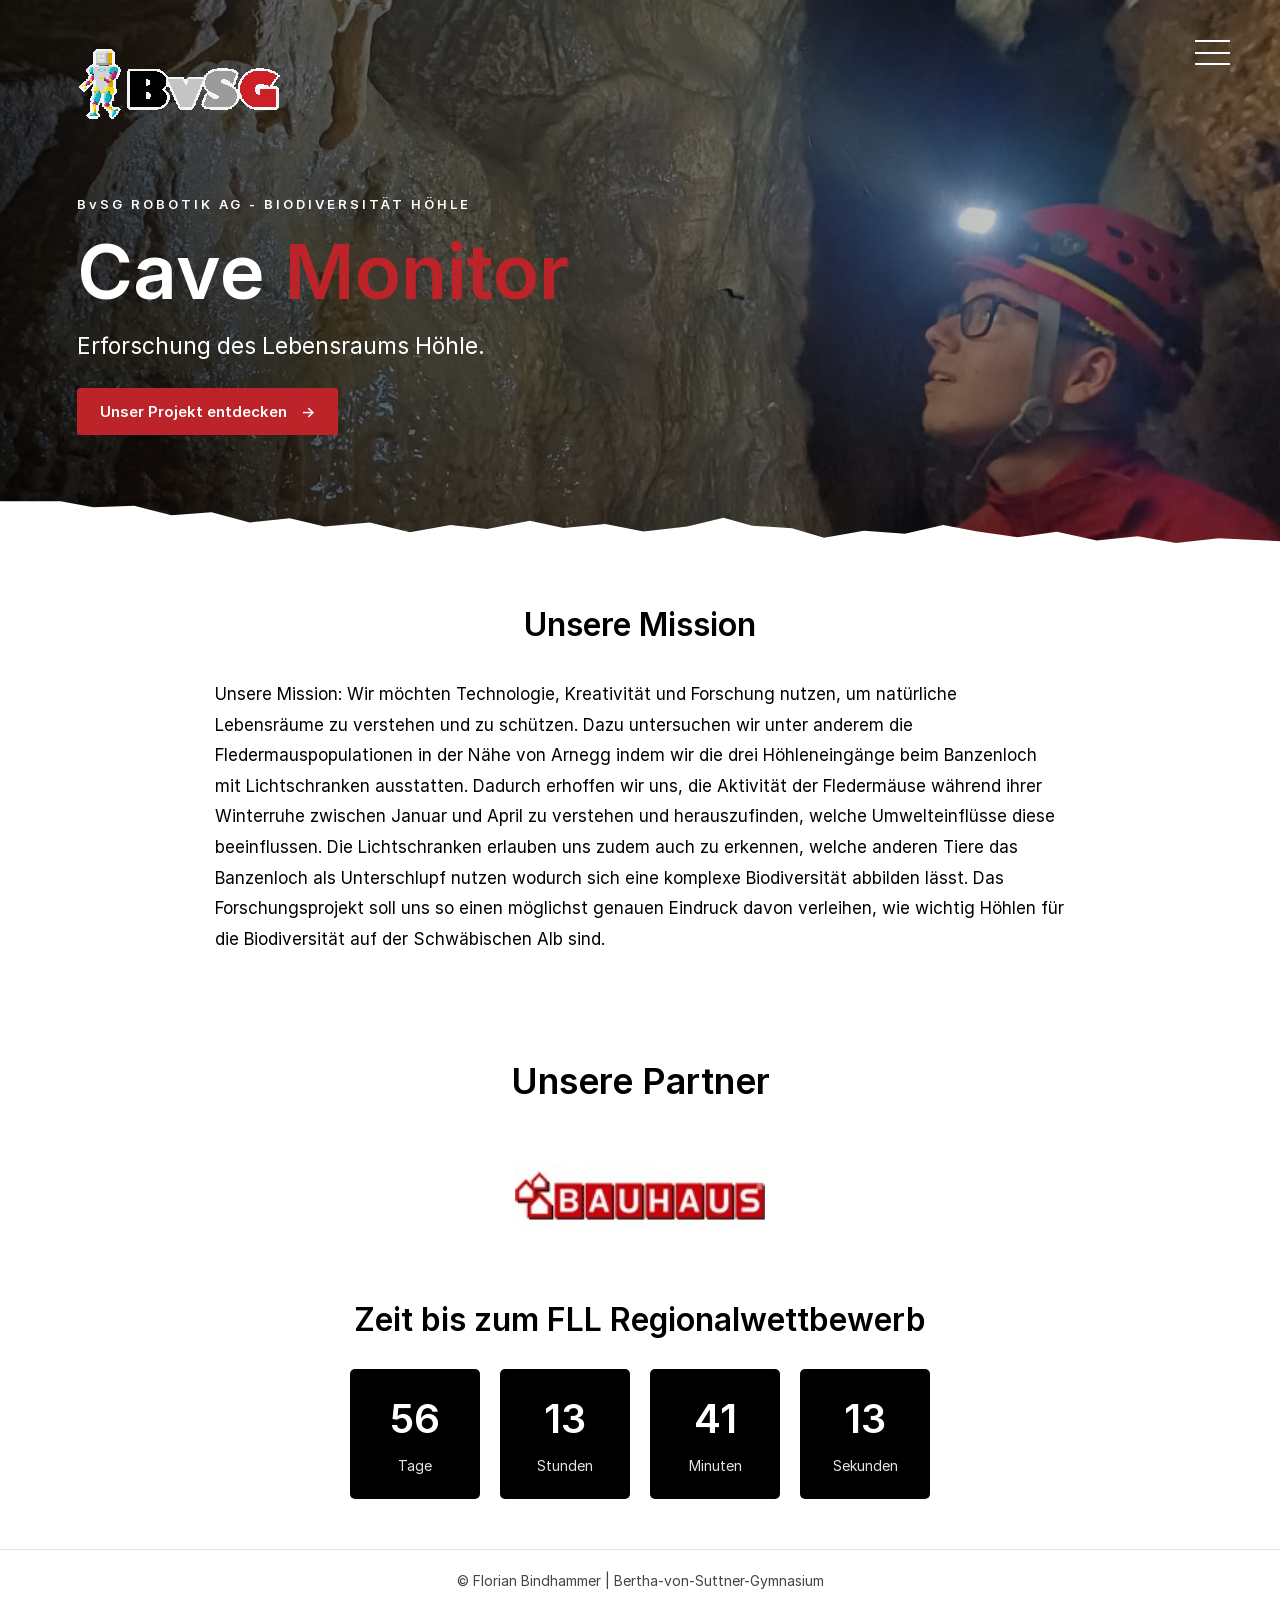
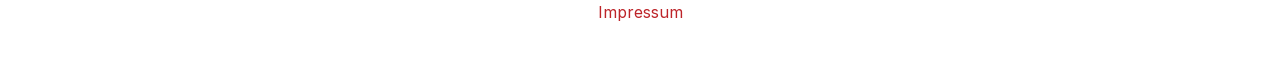
<file: FLL Website/index.html>
<!DOCTYPE html>
<html lang="de">
<head>
    <meta charset="UTF-8">
    <meta name="viewport" content="width=device-width, initial-scale=1.0">
    <title>Cave Monitor</title>
    <link rel="stylesheet" href="css/global.css">
    <link rel="stylesheet" href="css/style.css">
    
</head>
<body>
    
    <div class="menu-container">
        <button class="menu-button"
                onclick="toggleMenu()"
                aria-label="Menü öffnen"
                aria-expanded="false"
                id="menuButton">
            <span></span>
            <span></span>
            <span></span>
        </button>
        <nav class="dropdown-menu" id="dropdown">
            <a href="html/Expertenmeinungen.html">
                Expertenmeinungen
            </a>
            <a href="html/Unsere Sponsoren.html">
                Unsere Partner
            </a>
            <a href="html/Live Werte.html">
                Live Werte
            </a>
            <a href="html/Unser Projekt.html">
                Unser Projekt
            </a>
            <a href="html/Impressum.html">
                Impressum
            </a>
        </nav>
    </div>

    <header class="hero-header">
    <div class="hero-dark-overlay"></div>
    <a href="https://www.bvsg-nu.info/startseite/aktivitaeten/robotik/"
       target="_blank"
       class="image-button">
        <img src="png/FLLLogo.svg" alt="BvSG Robotik">
    </a>
    <div class="header-overlay">
        <p class="hero-label">BvSG ROBOTIK AG - BIODIVERSITÄT HÖHLE</p>
        <h1>Cave <span>Monitor</span></h1>
        <p class="hero-subtitle">
            Erforschung des Lebensraums Höhle.
        </p>
        <a href="#mission" class="hero-link">
            Unser Projekt entdecken <span>→</span>
        </a>
    </div>
    <img src="png/pol.svg" class="rock-edge" alt="">
    </header>

    <section class="mission" id="mission">
    <div class="mission-inner">
    <h2>Unsere Mission</h2>
    <p>
      Unsere Mission: Wir möchten Technologie, Kreativität und Forschung nutzen,
      um natürliche Lebensräume zu verstehen und zu schützen. Dazu untersuchen wir unter 
      anderem die Fledermauspopulationen in der Nähe von Arnegg indem wir die drei 
      Höhleneingänge beim Banzenloch mit Lichtschranken ausstatten. Dadurch erhoffen
      wir uns, die Aktivität der Fledermäuse während ihrer Winterruhe zwischen Januar
      und April zu verstehen und herauszufinden, welche Umwelteinflüsse diese
      beeinflussen. Die Lichtschranken erlauben uns zudem auch zu erkennen, welche
      anderen Tiere das Banzenloch als Unterschlupf nutzen wodurch sich eine komplexe Biodiversität
      abbilden lässt. Das Forschungsprojekt soll uns so einen möglichst genauen Eindruck davon verleihen, wie wichtig Höhlen
      für die Biodiversität auf der Schwäbischen Alb sind.
    </p>
    </div>
    </section>

    <section class="partners">
    <h2>Unsere Partner</h2>
    <div class="partner-container">
        <a href="https://www.bauhaus.info/fc/ulm/599"
           target="_blank"
           class="partner-link">
            <img src="png/Bauhaus.png" alt="Bauhaus Ulm">
        </a>
    </div>
    </section>  
    
    <div class="countdown-container">
        <h1>Zeit bis zum FLL Regionalwettbewerb</h1>
        <div id="countdown">
            <div class="time-box">
                <span id="days">00</span>
                <p>Tage</p>
            </div>
            <div class="time-box">
                <span id="hours">00</span>
                <p>Stunden</p>
            </div>
            <div class="time-box">
                <span id="minutes">00</span>
                <p>Minuten</p>
            </div>
            <div class="time-box">
                <span id="seconds">00</span>
                <p>Sekunden</p>
            </div>
        </div>
    </div>
    <footer class="site-footer">
    <p>© Florian Bindhammer | Bertha-von-Suttner-Gymnasium</p>
    <div class="footer-links">
        <a href="../html/Impressum.html">Impressum</a>
    </div>
    </footer>
    <script src="Js/scripttimer.js"></script>
    <script src="Js/scriptmenu.js"></script>
</body>
</html>
</file>
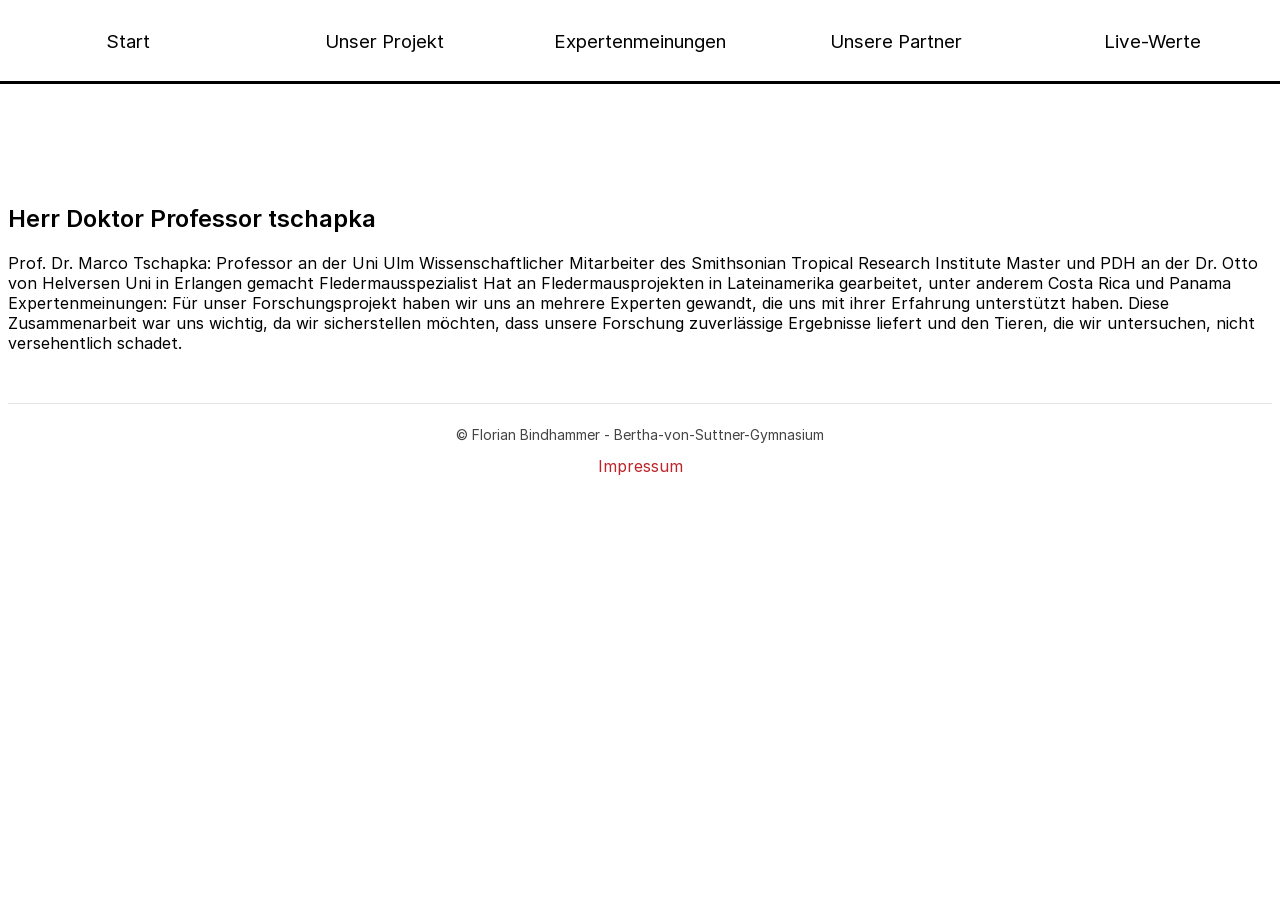
<file: FLL Website/html/Expertenmeinungen.html>
<!DOCTYPE html>
<html lang="en">
<head>
    <meta charset="UTF-8">
    <meta name="viewport" content="width=device-width, initial-scale=1.0">
    <title>Expertenmeinungen</title>
    <link rel="stylesheet" href="../css/global.css">
    <link rel="stylesheet" href="../css/foot.css">
    <link rel="stylesheet" href="../css/header.css">
</head>
<body>
<header class="subpage-header">
    <nav class="subpage-nav">
        <a href="../index.html">Start</a>
        <a href="../html/Unser Projekt.html">Unser Projekt</a>
        <a href="../html/Expertenmeinungen.html">Expertenmeinungen</a>
        <a href="../html/Unsere Sponsoren.html">Unsere Partner</a>
        <a href="../html/Live Werte.html">Live-Werte</a>
    </nav>
</header>
<br><br><br><br><br>


    <h2>Herr Doktor Professor tschapka</h2>
    <p>Prof. Dr. Marco Tschapka:
Professor an der Uni Ulm
Wissenschaftlicher Mitarbeiter des Smithsonian Tropical Research Institute
Master und PDH an der Dr. Otto von Helversen Uni in Erlangen gemacht
Fledermausspezialist
Hat an Fledermausprojekten in Lateinamerika gearbeitet, unter anderem Costa Rica und Panama
 
Expertenmeinungen:
Für unser Forschungsprojekt haben wir uns an mehrere Experten gewandt,
die uns mit ihrer Erfahrung unterstützt haben. Diese Zusammenarbeit war uns wichtig,
da wir sicherstellen möchten, dass unsere Forschung zuverlässige Ergebnisse liefert
und den Tieren, die wir untersuchen, nicht versehentlich schadet.</p>
    <footer class="site-footer">
    <p>© Florian Bindhammer - Bertha-von-Suttner-Gymnasium</p>
    <div class="footer-links">
        <a href="../html/Impressum.html">Impressum</a>
    </div>
    </footer>
</body>
</html>
</file>
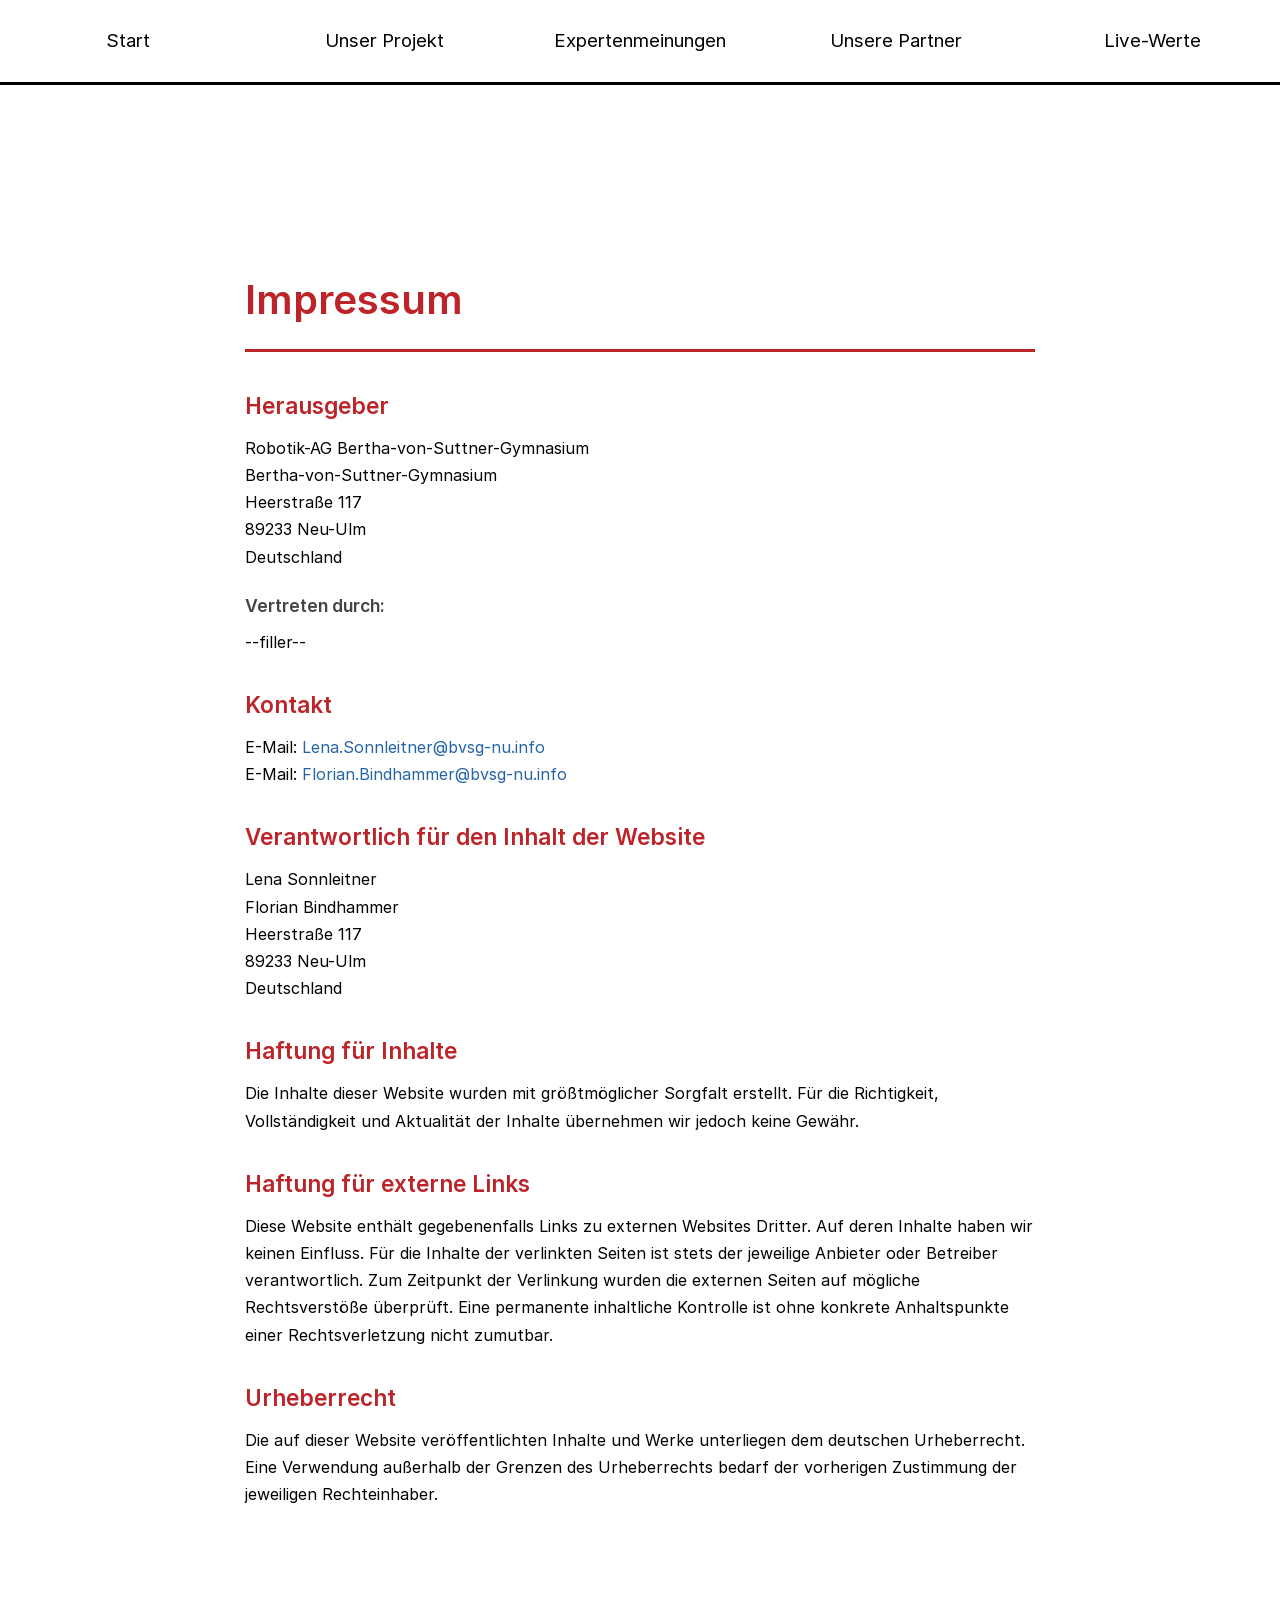
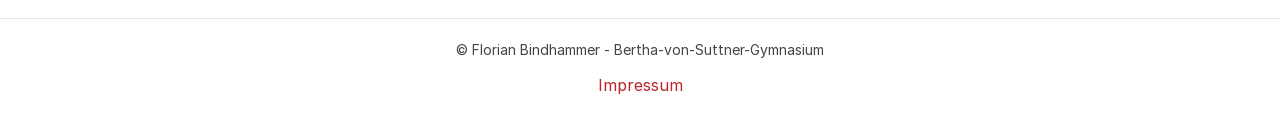
<file: FLL Website/html/Impressum.html>
<!DOCTYPE html>
<html lang="en">
<head>
    <meta charset="UTF-8">
    <meta name="viewport" content="width=device-width, initial-scale=1.0">
    <title>Impressum</title>
    <link rel="stylesheet" href="../css/global.css">
    <link rel="stylesheet" href="../css/impressum.css">
    <link rel="stylesheet" href="../css/foot.css">
</head>
<body>
  <header class="subpage-header">
    <nav class="subpage-nav">
        <a href="../index.html">Start</a>
        <a href="../html/Unser Projekt.html">Unser Projekt</a>
        <a href="../html/Expertenmeinungen.html">Expertenmeinungen</a>
        <a href="../html/Unsere Sponsoren.html">Unsere Partner</a>
        <a href="../html/Live Werte.html">Live-Werte</a>
    </nav>
</header>
<br><br><br><br><br>
    <section class="impressum">
  <h1>Impressum</h1>
  <h2>Herausgeber</h2>
  <p>
    Robotik-AG Bertha-von-Suttner-Gymnasium<br>
    Bertha-von-Suttner-Gymnasium<br>
    Heerstraße 117<br>
    89233 Neu-Ulm<br>
    Deutschland
  </p>
  <h3>Vertreten durch:</h3>
  <p>--filler--</p>
  <h2>Kontakt</h2>
  <p>
    E-Mail: <a href="mailto:Lena.Sonnleitner@bvsg-nu.info">Lena.Sonnleitner@bvsg-nu.info</a><br>
    E-Mail: <a href="mailto:Florian.Bindhammer@bvsg-nu.info">Florian.Bindhammer@bvsg-nu.info</a>
  </p>
  <h2>Verantwortlich für den Inhalt der Website</h2>
  <p>
    Lena Sonnleitner<br>
    Florian Bindhammer<br>
    Heerstraße 117<br>
    89233 Neu-Ulm<br>
    Deutschland
  </p>
  <h2>Haftung für Inhalte</h2>
  <p>
    Die Inhalte dieser Website wurden mit größtmöglicher Sorgfalt erstellt. Für die Richtigkeit, Vollständigkeit und Aktualität der Inhalte übernehmen wir jedoch keine Gewähr.
  </p>
  <h2>Haftung für externe Links</h2>
  <p>
    Diese Website enthält gegebenenfalls Links zu externen Websites Dritter. Auf deren Inhalte haben wir keinen Einfluss. Für die Inhalte der verlinkten Seiten ist stets der jeweilige Anbieter oder Betreiber verantwortlich.
    Zum Zeitpunkt der Verlinkung wurden die externen Seiten auf mögliche Rechtsverstöße überprüft. Eine permanente inhaltliche Kontrolle ist ohne konkrete Anhaltspunkte einer Rechtsverletzung nicht zumutbar.
  </p>
  <h2>Urheberrecht</h2>
  <p>
    Die auf dieser Website veröffentlichten Inhalte und Werke unterliegen dem deutschen Urheberrecht. Eine Verwendung außerhalb der Grenzen des Urheberrechts bedarf der vorherigen Zustimmung der jeweiligen Rechteinhaber.
  </p>
</section>
<footer class="site-footer">
    <p>© Florian Bindhammer - Bertha-von-Suttner-Gymnasium</p>
    <div class="footer-links">
        <a href="../html/Impressum.html">Impressum</a>
    </div>
</footer>
</body>
</html>
</file>
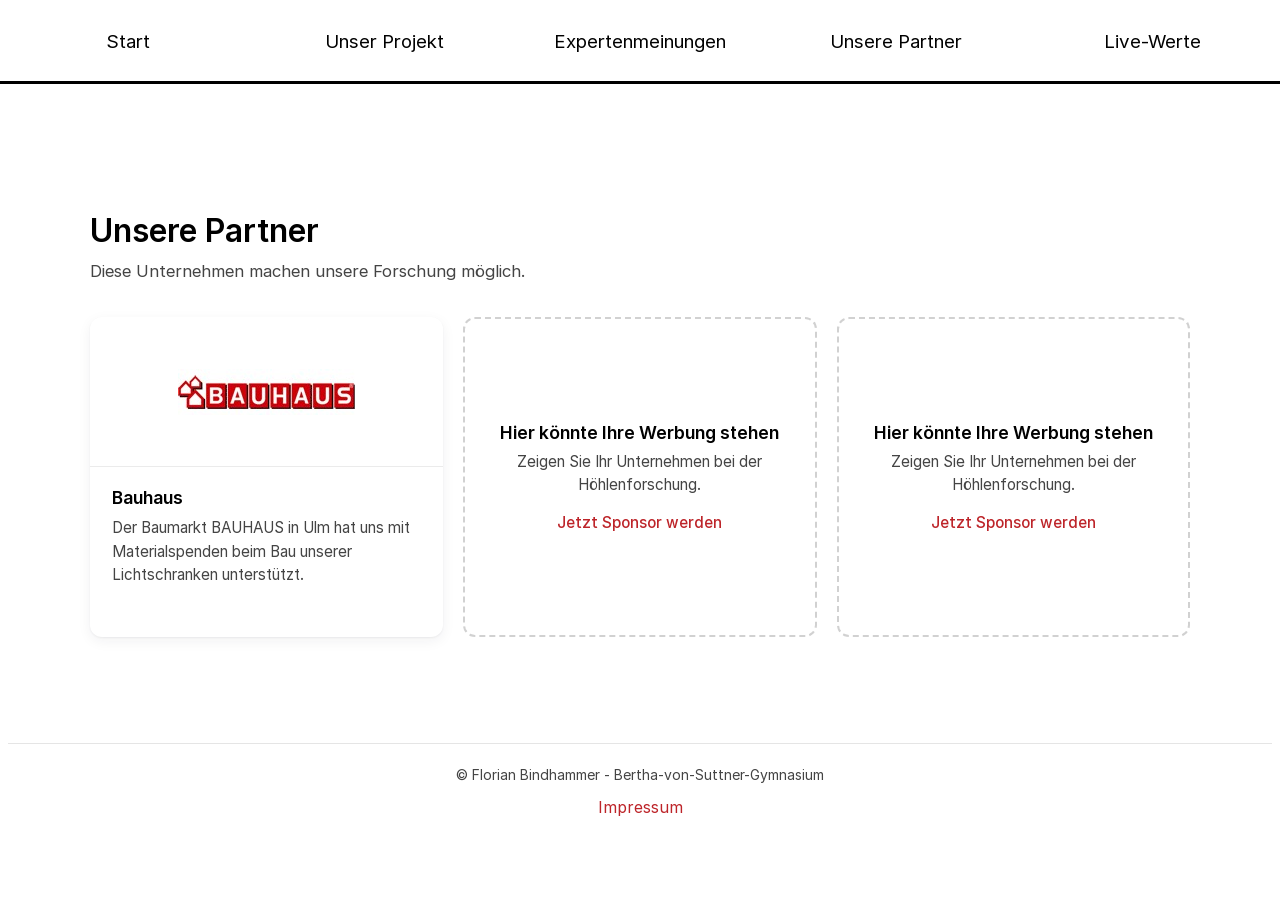
<file: FLL Website/html/Unsere Sponsoren.html>
<!DOCTYPE html>
<html lang="de">
<head>
    <meta charset="UTF-8">
    <meta name="viewport" content="width=device-width, initial-scale=1.0">
    <title>Unsere Partner</title>
    <link rel="stylesheet" href="../css/global.css">
    <link rel="stylesheet" href="../css/sponsoren.css">
    <link rel="stylesheet" href="../css/foot.css">
    <link rel="stylesheet" href="../css/header.css">
</head>
<body>  
  <header class="subpage-header">
    <nav class="subpage-nav">
        <a href="../index.html">Start</a>
        <a href="../html/Unser Projekt.html">Unser Projekt</a>
        <a href="../html/Expertenmeinungen.html">Expertenmeinungen</a>
        <a href="../html/Unsere Sponsoren.html">Unsere Partner</a>
        <a href="../html/Live Werte.html">Live-Werte</a>
    </nav>
</header>
<br><br><br><br>
    <section class="sp">
  <div class="sp-inner">
    <h2 class="sp-title" id="sp-titel">Unsere Partner</h2>
    <p class="sp-intro">Diese Unternehmen machen unsere Forschung möglich.</p>
 
    <div class="sp-grid">

      <a class="sp-card" href="https://www.bauhaus.info/fc/ulm/599" target="_blank" rel="noopener">
        <div class="sp-logo">
          <img src="../png/Bauhaus.png" alt="Bauhaus">
        </div>
        <div class="sp-card-body">
          <h3 class="sp-name">Bauhaus</h3>
          <p class="sp-desc">Der Baumarkt BAUHAUS in Ulm hat uns mit Materialspenden beim Bau unserer Lichtschranken unterstützt.</p>
          </ul>
        </div>
      </a>
      <a class="sp-ad" href="../html/Impressum.html">
        <h3 class="sp-ad-title">Hier könnte Ihre Werbung stehen</h3>
        <p class="sp-ad-text">Zeigen Sie Ihr Unternehmen bei der Höhlenforschung.</p>
        <span class="sp-ad-link">Jetzt Sponsor werden</span>
      </a>
      <a class="sp-ad" href="../html/Impressum.html">
        <h3 class="sp-ad-title">Hier könnte Ihre Werbung stehen</h3>
        <p class="sp-ad-text">Zeigen Sie Ihr Unternehmen bei der Höhlenforschung.</p>
        <span class="sp-ad-link">Jetzt Sponsor werden</span>
      </a>
    </div>
  </div>
</section>
    <footer class="site-footer">
    <p>© Florian Bindhammer - Bertha-von-Suttner-Gymnasium</p>
    <div class="footer-links">
        <a href="../html/Impressum.html">Impressum</a>
    </div>
    </footer>
</body>
</html>
</file>
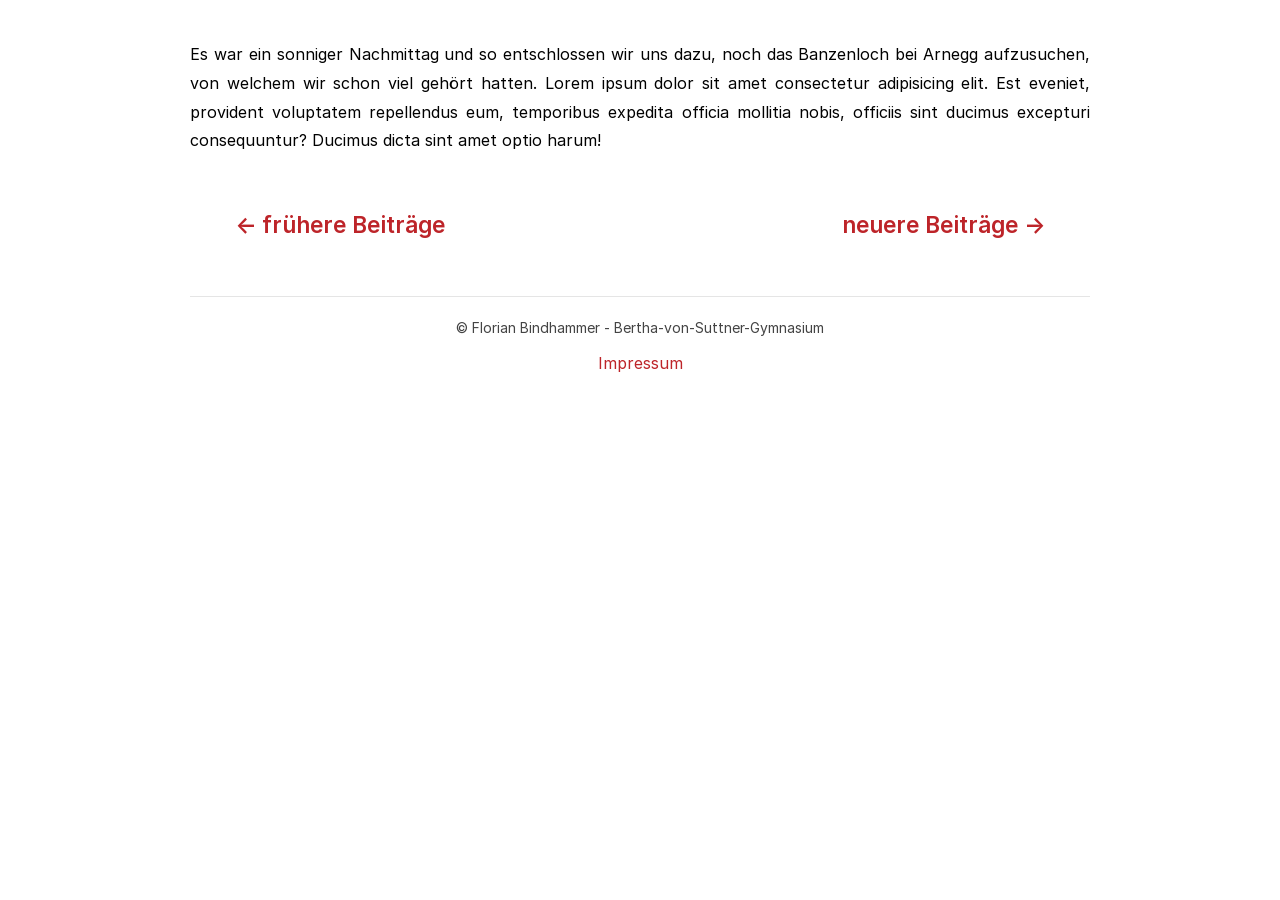
<file: FLL Website/html/Berichte/Bericht1.html>
<!DOCTYPE html>
<html lang="en">
<head>
    <meta charset="UTF-8">
    <meta name="viewport" content="width=device-width, initial-scale=1.0">
    <title>Banzenloch 1</title>
    <link rel="stylesheet" href="../../css/global.css">
    <link rel="stylesheet" href="../../css/foot.css">
    <link rel="stylesheet" href="../../css/berichtklein.css">
</head>
<body>
    Es war ein sonniger Nachmittag und so entschlossen wir uns dazu, noch das Banzenloch bei Arnegg aufzusuchen, von welchem wir schon viel gehört hatten. 
    Lorem ipsum dolor sit amet consectetur adipisicing elit. Est eveniet, provident voluptatem repellendus eum, temporibus expedita officia mollitia nobis,
    officiis sint ducimus excepturi consequuntur? Ducimus dicta sint amet optio harum!

    <nav class="beitrag-navigation">
    <a href="Bericht6.html" class="beitrag-zurueck">
        &larr; frühere Beiträge
    </a>

    <a href="Bericht2.html" class="beitrag-weiter">
        neuere Beiträge &rarr;
    </a>
    </nav>
</body>
    <footer class="site-footer">
    <p>© Florian Bindhammer - Bertha-von-Suttner-Gymnasium</p>
    <div class="footer-links">
        <a href="../html/Impressum.html">Impressum</a>
    </div>
    </footer>
</html>
</file>
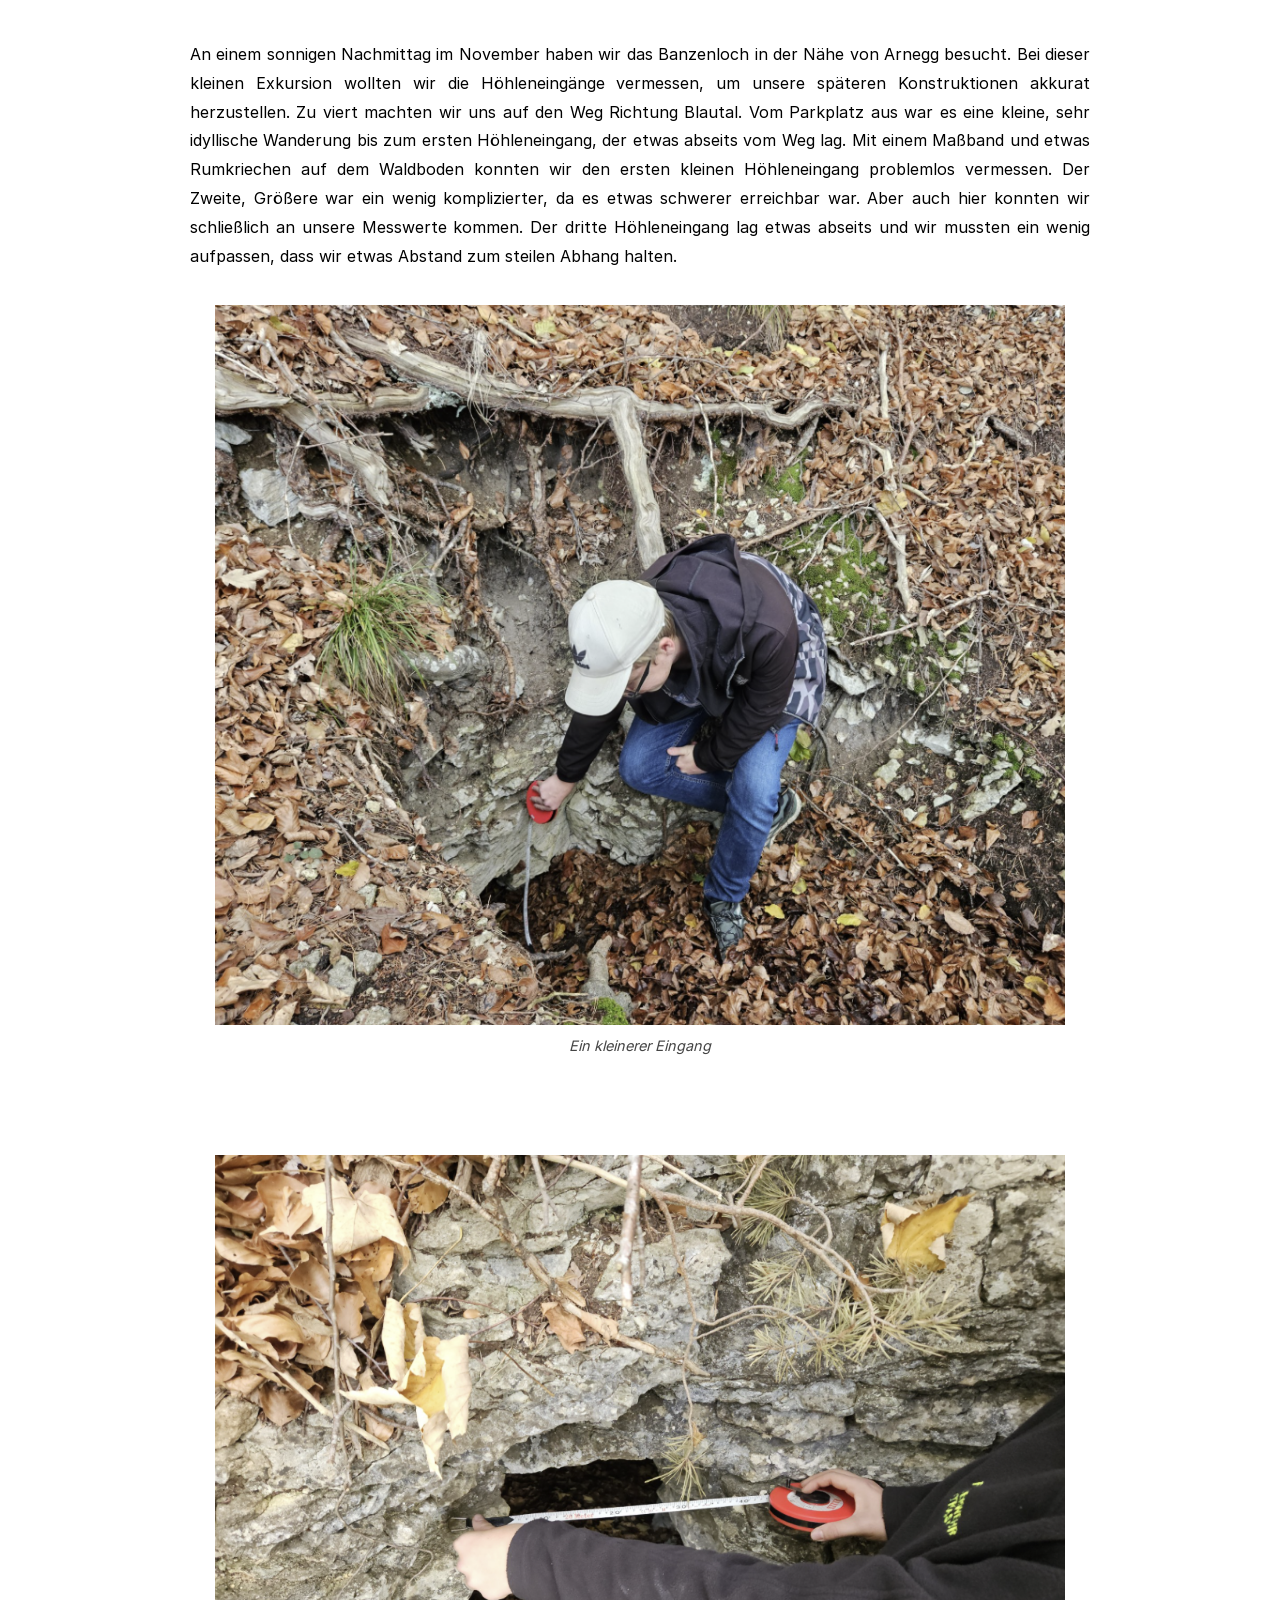
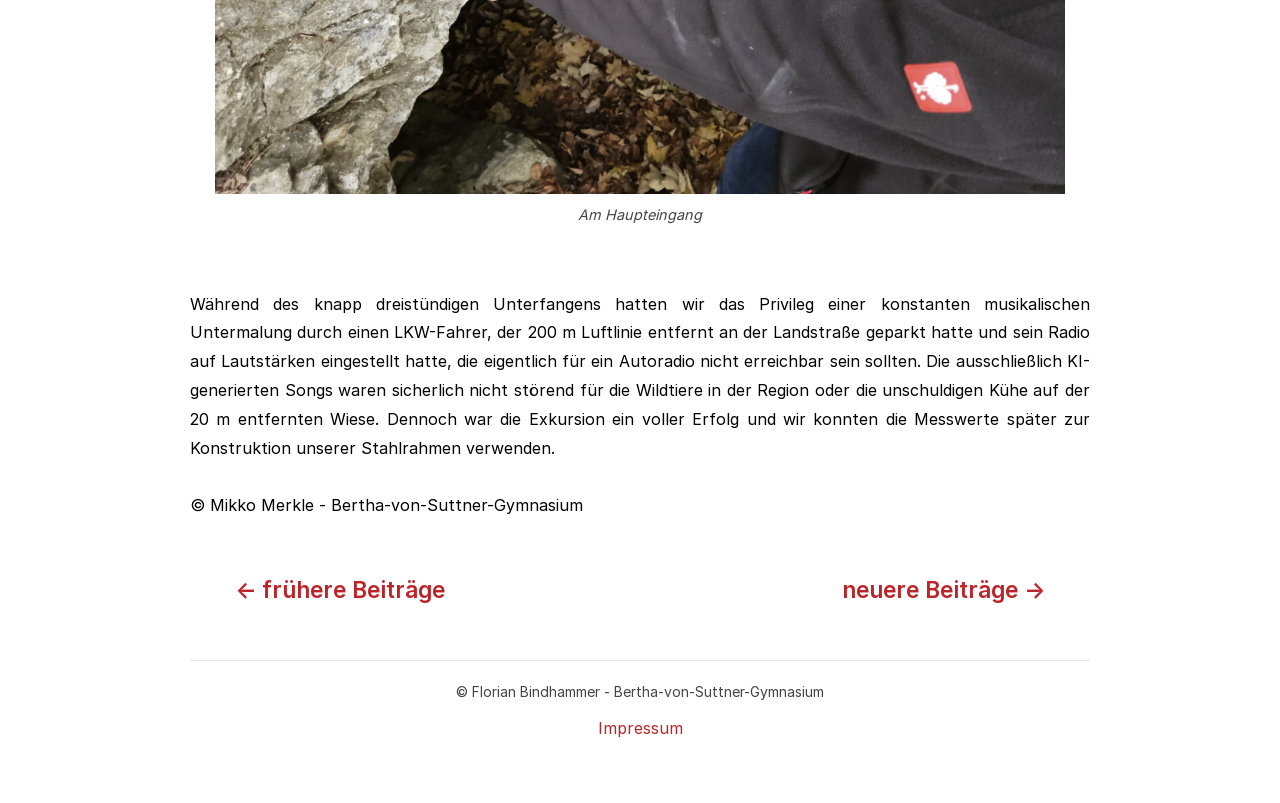
<file: FLL Website/html/Berichte/Bericht2.html>
<!DOCTYPE html>
<html lang="en">
<head>
    <meta charset="UTF-8">
    <meta name="viewport" content="width=device-width, initial-scale=1.0">
    <title>Document</title>
    <link rel="stylesheet" href="../../css/global.css">
    <link rel="stylesheet" href="../../css/foot.css">
    <link rel="stylesheet" href="../../css/berichtklein.css">
</head>
<body>
    An einem sonnigen Nachmittag im November haben wir das Banzenloch in der Nähe 
    von Arnegg besucht. Bei dieser kleinen Exkursion wollten wir die Höhleneingänge 
    vermessen, um unsere späteren Konstruktionen akkurat herzustellen. 
    Zu viert machten wir uns auf den Weg Richtung Blautal. Vom Parkplatz aus war 
    es eine kleine, sehr idyllische Wanderung bis zum ersten Höhleneingang, der etwas 
    abseits vom Weg lag. Mit einem Maßband und etwas Rumkriechen auf dem Waldboden 
    konnten wir den ersten kleinen Höhleneingang problemlos vermessen. Der Zweite, 
    Größere war ein wenig komplizierter, da es etwas schwerer erreichbar war. 
    Aber auch hier konnten wir schließlich an unsere Messwerte kommen. Der dritte 
    Höhleneingang lag etwas abseits und wir mussten ein wenig aufpassen, dass wir 
    etwas Abstand zum steilen Abhang halten. 
    <br>
    <img src="../../png/Af2.png" alt="Berichtsbild" class="bericht-bild">
    <figcaption>Ein kleinerer Eingang</figcaption>
    <br>
    <img src="../../png/Af3.png" alt="Berichtsbild" class="bericht-bild">
    <figcaption>Am Haupteingang</figcaption>
    <br>
    Während des knapp dreistündigen Unterfangens 
    hatten wir das Privileg einer konstanten musikalischen Untermalung durch einen 
    LKW-Fahrer, der 200 m Luftlinie entfernt an der Landstraße geparkt hatte und sein 
    Radio auf Lautstärken eingestellt hatte, die eigentlich für ein Autoradio nicht 
    erreichbar sein sollten. Die ausschließlich KI-generierten Songs waren sicherlich 
    nicht störend für die Wildtiere in der Region oder die unschuldigen Kühe auf der 
    20 m entfernten Wiese. Dennoch war die Exkursion ein voller Erfolg und wir konnten 
    die Messwerte später zur Konstruktion unserer Stahlrahmen verwenden.
    <br>
    <br>
    © Mikko Merkle - Bertha-von-Suttner-Gymnasium

    <nav class="beitrag-navigation">
    <a href="Bericht1.html" class="beitrag-zurueck">
        &larr; frühere Beiträge
    </a>

    <a href="Bericht3.html" class="beitrag-weiter">
        neuere Beiträge &rarr;
    </a>
    </nav>
</body>
    <footer class="site-footer">
    <p>© Florian Bindhammer - Bertha-von-Suttner-Gymnasium</p>
    <div class="footer-links">
        <a href="../html/Impressum.html">Impressum</a>
    </div>
    </footer>
</html>
</file>
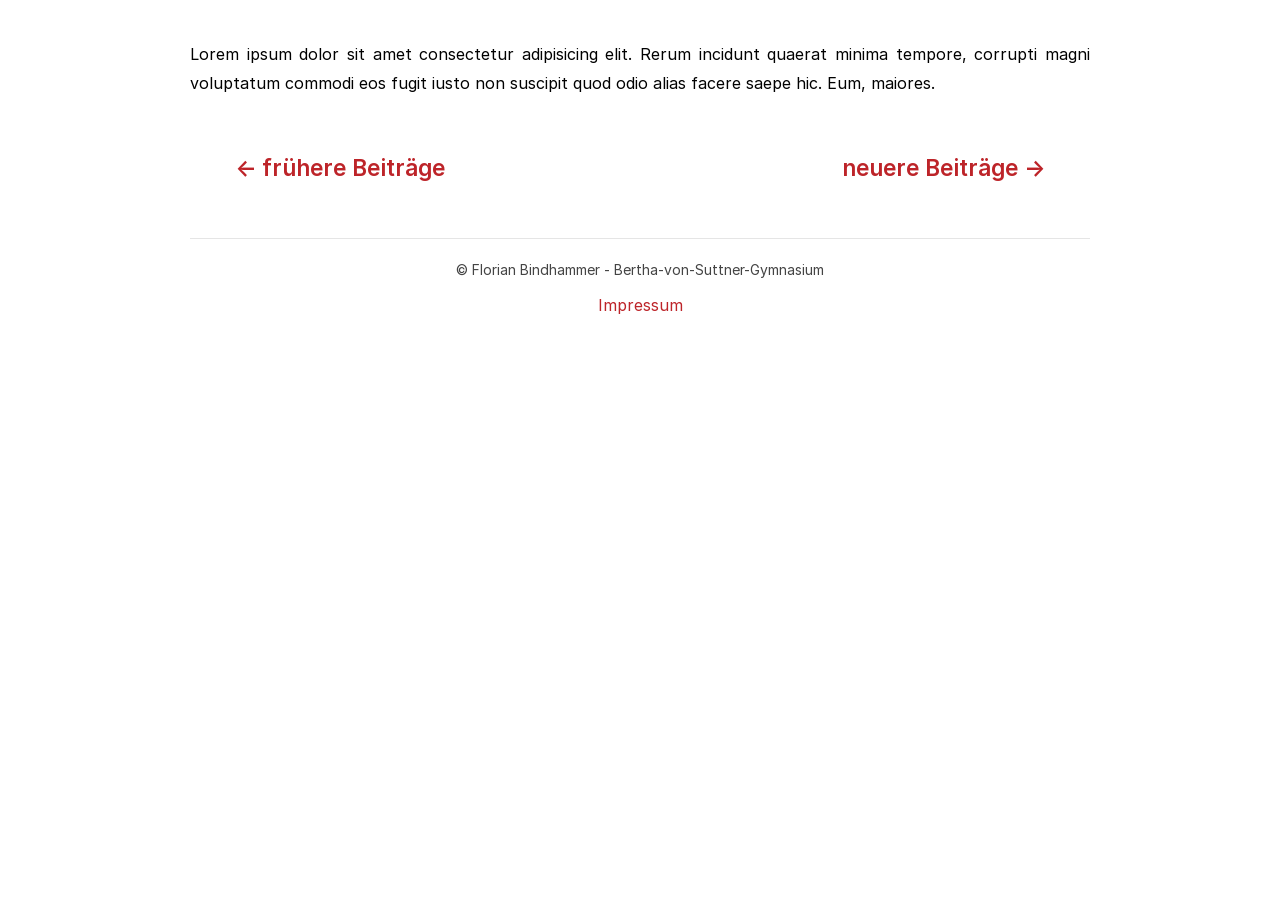
<file: FLL Website/html/Berichte/Bericht3.html>
<!DOCTYPE html>
<html lang="en">
<head>
    <meta charset="UTF-8">
    <meta name="viewport" content="width=device-width, initial-scale=1.0">
    <title>Document</title>
    <link rel="stylesheet" href="../../css/global.css">
    <link rel="stylesheet" href="../../css/foot.css">
    <link rel="stylesheet" href="../../css/berichtklein.css">
</head>
<body>
    Lorem ipsum dolor sit amet consectetur adipisicing elit. 
    Rerum incidunt quaerat minima tempore, corrupti magni voluptatum 
    commodi eos fugit iusto non suscipit quod odio alias facere saepe hic. Eum, maiores.

    <nav class="beitrag-navigation">
    <a href="Bericht2.html" class="beitrag-zurueck">
        &larr; frühere Beiträge
    </a>

    <a href="Bericht5.html" class="beitrag-weiter">
        neuere Beiträge &rarr;
    </a>
</nav>
</body>
    <footer class="site-footer">
    <p>© Florian Bindhammer - Bertha-von-Suttner-Gymnasium</p>
    <div class="footer-links">
        <a href="../html/Impressum.html">Impressum</a>
    </div>
    </footer>
</html>
</file>
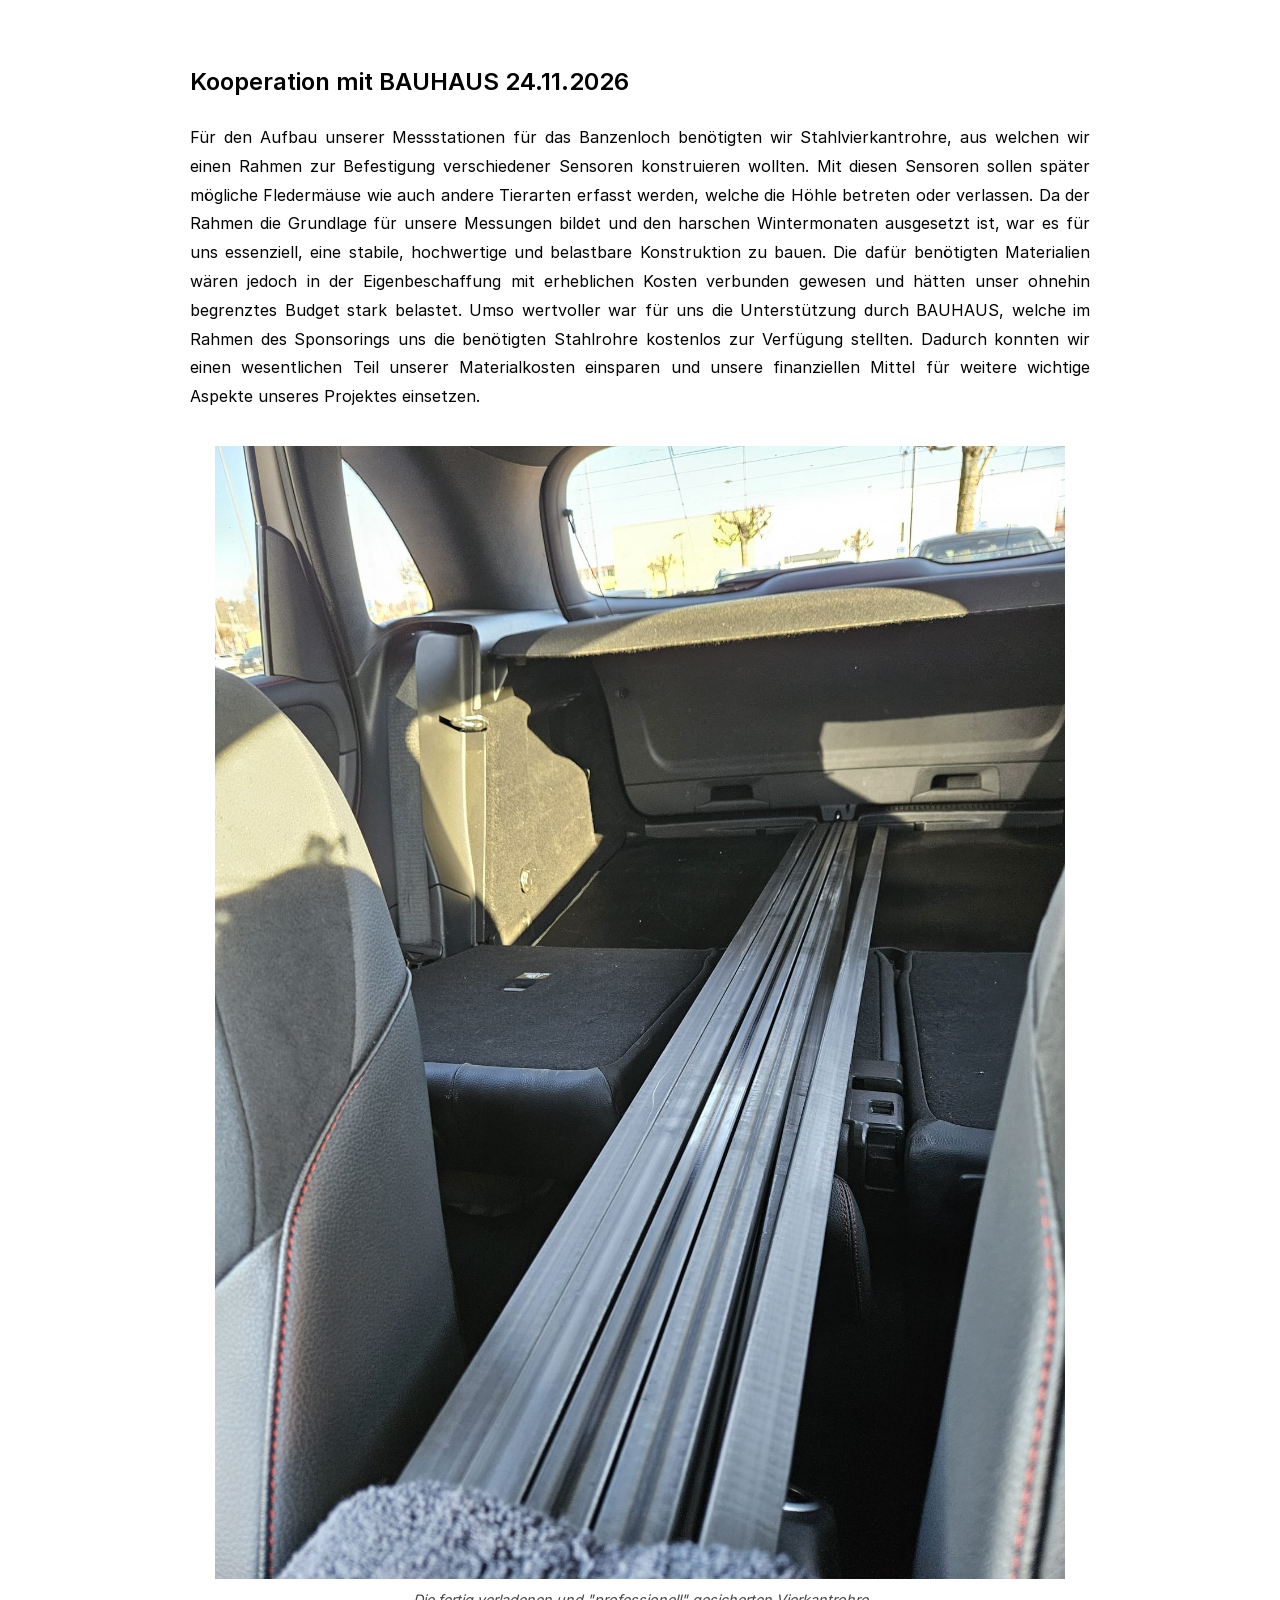
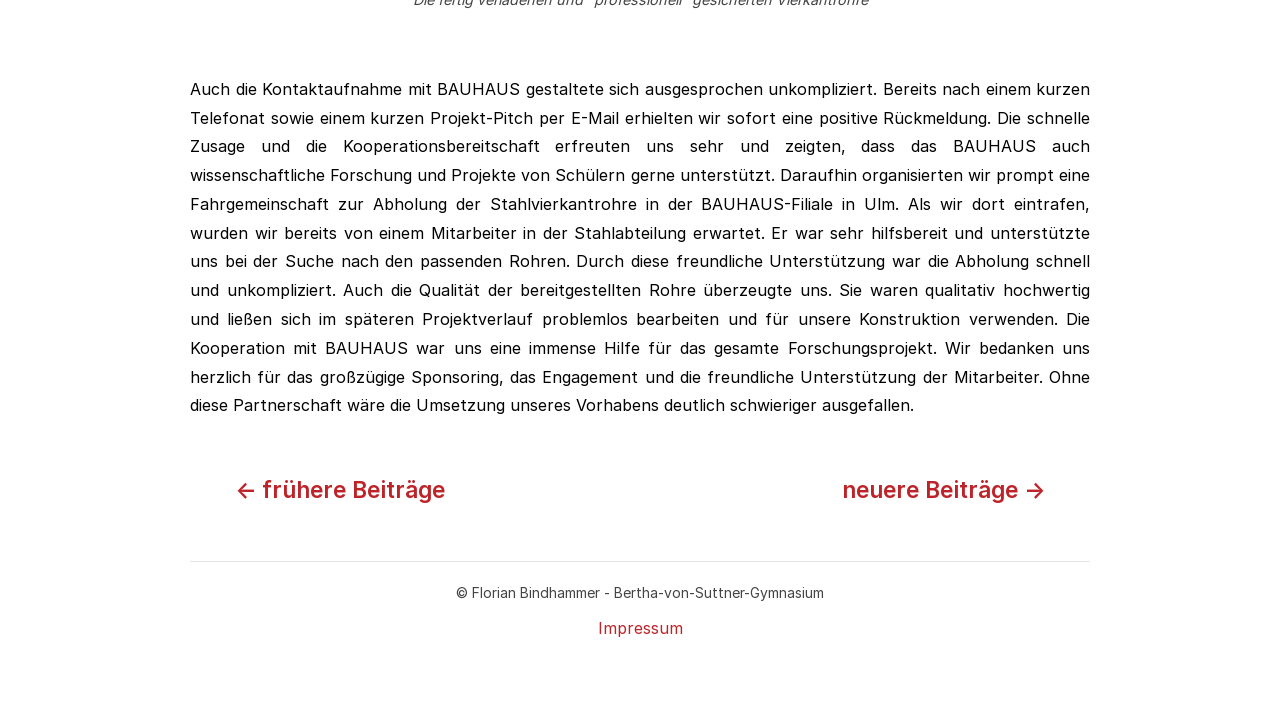
<file: FLL Website/html/Berichte/Bericht4.html>
<!DOCTYPE html>
<html lang="en">
<head>
    <meta charset="UTF-8">
    <meta name="viewport" content="width=device-width, initial-scale=1.0">
    <title>Bauhaus 24.11</title>
    <link rel="stylesheet" href="../../css/global.css">
    <link rel="stylesheet" href="../../css/foot.css">
    <link rel="stylesheet" href="../../css/berichtklein.css">
</head>
<body>
<h2>Kooperation mit BAUHAUS 24.11.2026</h2>

    Für den Aufbau unserer Messstationen für das Banzenloch benötigten wir Stahlvierkantrohre, 
    aus welchen wir einen Rahmen zur Befestigung verschiedener Sensoren konstruieren wollten. 
    Mit diesen Sensoren sollen später mögliche Fledermäuse wie auch andere Tierarten erfasst werden, 
    welche die Höhle betreten oder verlassen. Da der Rahmen die Grundlage für unsere Messungen bildet und 
    den harschen Wintermonaten ausgesetzt ist, war es für uns essenziell, eine stabile, hochwertige und 
    belastbare Konstruktion zu bauen. Die dafür benötigten Materialien wären jedoch in der 
    Eigenbeschaffung mit erheblichen Kosten verbunden gewesen und hätten unser ohnehin begrenztes 
    Budget stark belastet. Umso wertvoller war für uns die Unterstützung durch BAUHAUS, welche im Rahmen 
    des Sponsorings uns die benötigten Stahlrohre kostenlos zur Verfügung stellten. Dadurch konnten wir 
    einen wesentlichen Teil unserer Materialkosten einsparen und unsere finanziellen Mittel für 
    weitere wichtige Aspekte unseres Projektes einsetzen.
    <br>
    <img src="../../png/st2.jpeg" alt="Stahl">
    <figcaption>Die fertig verladenen und "professionell" gesicherten Vierkantrohre</figcaption>
    <br>
    Auch die Kontaktaufnahme mit BAUHAUS gestaltete sich ausgesprochen unkompliziert. 
    Bereits nach einem kurzen Telefonat sowie einem kurzen Projekt-Pitch per E-Mail erhielten 
    wir sofort eine positive Rückmeldung. Die schnelle Zusage und die Kooperationsbereitschaft 
    erfreuten uns sehr und zeigten, dass das BAUHAUS auch wissenschaftliche Forschung und Projekte 
    von Schülern gerne unterstützt.

    Daraufhin organisierten wir prompt eine Fahrgemeinschaft zur Abholung der Stahlvierkantrohre 
    in der BAUHAUS-Filiale in Ulm. Als wir dort eintrafen, wurden wir bereits von einem Mitarbeiter 
    in der Stahlabteilung erwartet. Er war sehr hilfsbereit und unterstützte uns bei der Suche nach 
    den passenden Rohren. Durch diese freundliche Unterstützung war die Abholung schnell und unkompliziert. 
    Auch die Qualität der bereitgestellten Rohre überzeugte uns. Sie waren qualitativ hochwertig und 
    ließen sich im späteren Projektverlauf problemlos bearbeiten und für unsere Konstruktion verwenden. 
    Die Kooperation mit BAUHAUS war uns eine immense Hilfe für das gesamte Forschungsprojekt. 
    Wir bedanken uns herzlich für das großzügige Sponsoring, das Engagement und die freundliche Unterstützung 
    der Mitarbeiter. Ohne diese Partnerschaft wäre die Umsetzung unseres Vorhabens deutlich schwieriger ausgefallen.

<nav class="beitrag-navigation">
    <a href="Bericht5.html" class="beitrag-zurueck">
        &larr; frühere Beiträge
    </a>

    <a href="Bericht6.html" class="beitrag-weiter">
        neuere Beiträge &rarr;
    </a>
</nav>

</body>
<footer class="site-footer">
    <p>© Florian Bindhammer - Bertha-von-Suttner-Gymnasium</p>
    <div class="footer-links">
        <a href="../html/Impressum.html">Impressum</a>
    </div>
</footer>
</html>
</file>
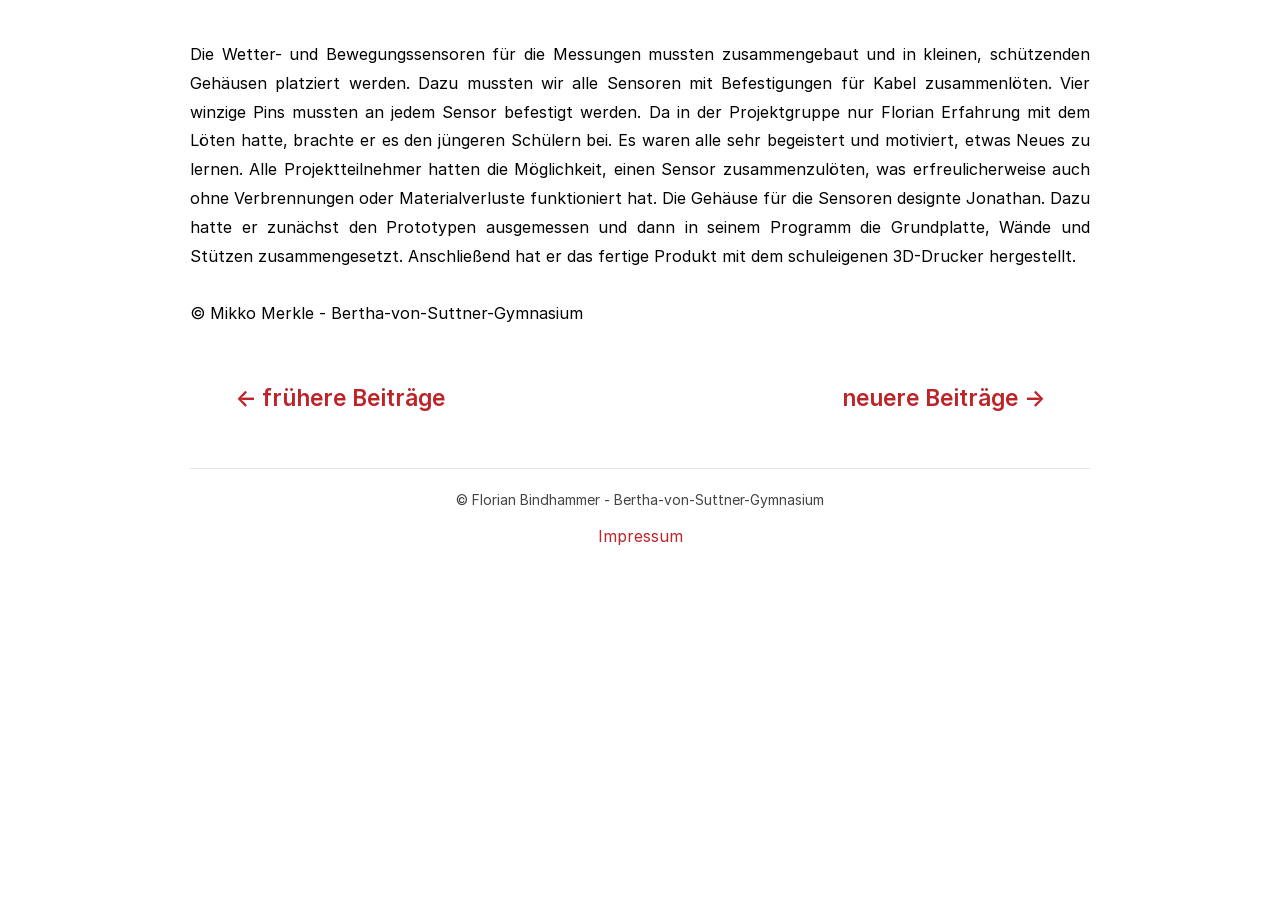
<file: FLL Website/html/Berichte/Bericht5.html>
<!DOCTYPE html>
<html lang="en">
<head>
    <meta charset="UTF-8">
    <meta name="viewport" content="width=device-width, initial-scale=1.0">
    <title>Document</title>
    <link rel="stylesheet" href="../../css/global.css">
    <link rel="stylesheet" href="../../css/foot.css">
    <link rel="stylesheet" href="../../css/berichtklein.css">
</head>
<body>
    Die Wetter- und Bewegungssensoren für die Messungen mussten zusammengebaut 
    und in kleinen, schützenden Gehäusen platziert werden. 
    Dazu mussten wir alle Sensoren mit Befestigungen für Kabel zusammenlöten. 
    Vier winzige Pins mussten an jedem Sensor befestigt werden. Da in der 
    Projektgruppe nur Florian Erfahrung mit dem Löten hatte, brachte er es den 
    jüngeren Schülern bei. Es waren alle sehr begeistert und motiviert, 
    etwas Neues zu lernen. Alle Projektteilnehmer hatten die Möglichkeit, 
    einen Sensor zusammenzulöten, was erfreulicherweise auch ohne Verbrennungen 
    oder Materialverluste funktioniert hat. Die Gehäuse für die Sensoren designte 
    Jonathan. Dazu hatte er zunächst den Prototypen ausgemessen und dann in 
    seinem Programm die Grundplatte, Wände und Stützen zusammengesetzt. 
    Anschließend hat er das fertige Produkt mit dem schuleigenen 3D-Drucker hergestellt. 
    <br>
    <br>
    © Mikko Merkle - Bertha-von-Suttner-Gymnasium
    <nav class="beitrag-navigation">
    <a href="Bericht3.html" class="beitrag-zurueck">
        &larr; frühere Beiträge
    </a>

    <a href="Bericht4.html" class="beitrag-weiter">
        neuere Beiträge &rarr;
    </a>
</nav>
</body>
    <footer class="site-footer">
    <p>© Florian Bindhammer - Bertha-von-Suttner-Gymnasium</p>
    <div class="footer-links">
        <a href="../html/Impressum.html">Impressum</a>
    </div>
    </footer>
</html>
</file>
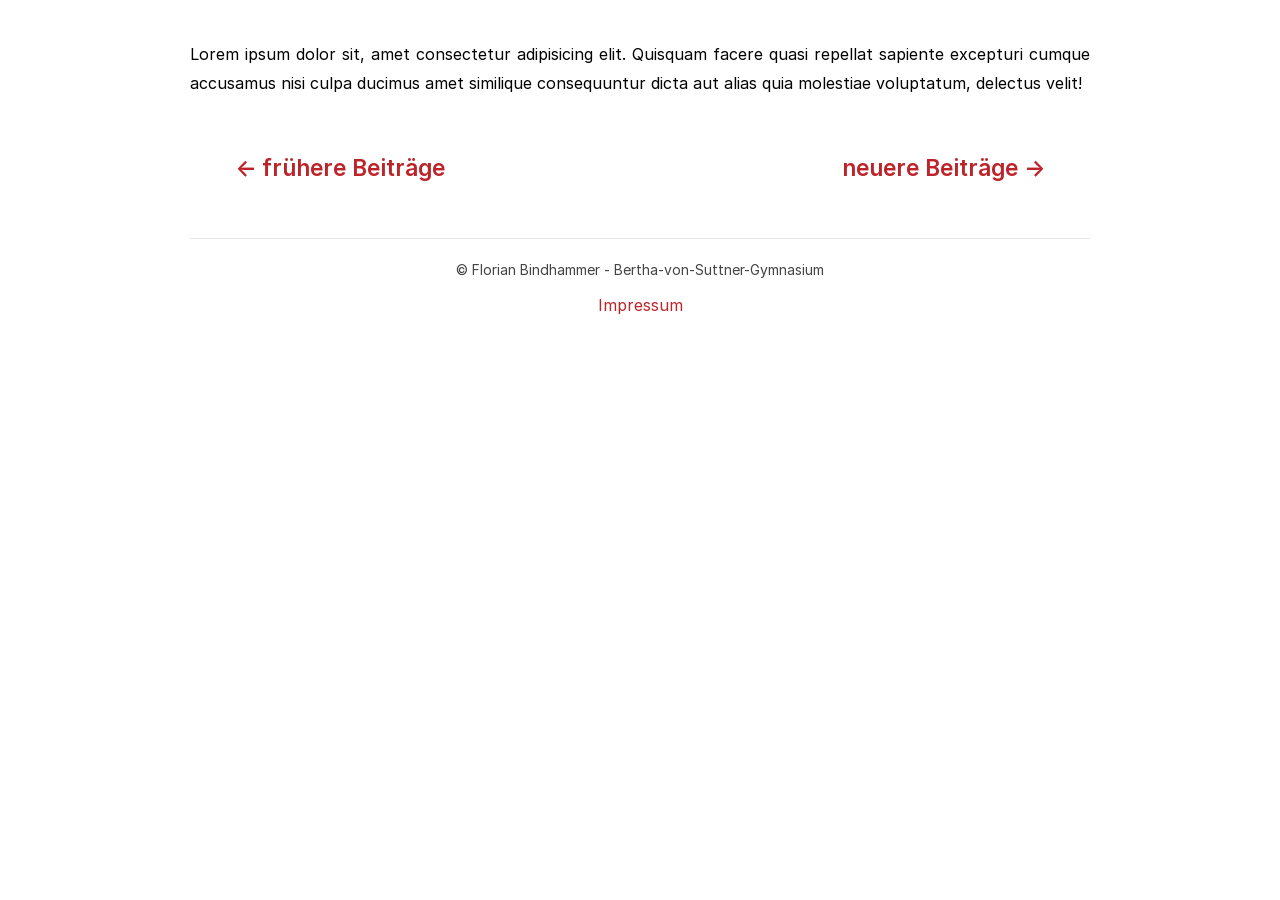
<file: FLL Website/html/Berichte/Bericht6.html>
<!DOCTYPE html>
<html lang="en">
<head>
    <meta charset="UTF-8">
    <meta name="viewport" content="width=device-width, initial-scale=1.0">
    <title>Document</title>
    <link rel="stylesheet" href="../../css/global.css">
    <link rel="stylesheet" href="../../css/foot.css">
    <link rel="stylesheet" href="../../css/berichtklein.css">
</head>
<body>
    Lorem ipsum dolor sit, amet consectetur adipisicing elit. Quisquam 
    facere quasi repellat sapiente excepturi cumque accusamus nisi culpa ducimus amet 
    similique consequuntur dicta aut alias quia molestiae voluptatum, delectus velit!

    <nav class="beitrag-navigation">
    <a href="Bericht4.html" class="beitrag-zurueck">
        &larr; frühere Beiträge
    </a>

    <a href="Bericht1.html" class="beitrag-weiter">
        neuere Beiträge &rarr;
    </a>
</nav>
</body>
    <footer class="site-footer">
    <p>© Florian Bindhammer - Bertha-von-Suttner-Gymnasium</p>
    <div class="footer-links">
        <a href="../html/Impressum.html">Impressum</a>
    </div>
    </footer>
</html>
</file>
<file: FLL Website/css/global.css>
@font-face {
    font-family: "Inter";
    src: url("../Inter-Regular.woff2") format("woff2");
    font-weight: 400;
    font-style: normal;
    font-display: swap;
}

@font-face {
    font-family: "Inter";
    src: url("../Inter-Medium.woff2") format("woff2");
    font-weight: 500;
    font-style: normal;
    font-display: swap;
}

@font-face {
    font-family: "Inter";
    src: url("../Inter-SemiBold.woff2") format("woff2");
    font-weight: 700;
    font-style: normal;
    font-display: swap;
}

* {
    font-family: "Inter", sans-serif;
}
</file>
<file: FLL Website/css/style.css>
html, body {
    margin: 0;
    padding: 0;
    width: 100%;
    padding-bottom: 13px;
    scroll-behavior: smooth;
}
.hero-header {
    position: relative;
    width: 100%;
    height: 550px;

    background-image: url("../png/cave.jpeg");
    background-size: cover;
    background-position: center;

    overflow: hidden;
}
.hero-dark-overlay {
    position: absolute;
    inset: 0;
    background: linear-gradient(
        90deg,
        rgba(0, 0, 0, 0.78) 0%,
        rgba(0, 0, 0, 0.45) 45%,
        rgba(0, 0, 0, 0.08) 100%
    );
    z-index: 1;
    pointer-events: none;
}
.image-button {
    position: absolute;
    top: 40px;
    left: 6%;
    display: block;
    z-index: 10;
}
.image-button img {
    width: 210px;
    height: auto;
    display: block;
    transition: transform 0.3s ease;
}
.image-button:hover img {
    transform: scale(1.05);
}
.header-overlay {
    position: absolute;
    left: 6%;
    bottom: 115px;

    padding: 0;
    z-index: 5;
}
.hero-label {
    color: #ffffff;
    font-size: 13px;
    font-weight: 600;
    letter-spacing: 3px;
    margin-bottom: 18px;
}

.header-overlay h1 {
    color: #ffffff;
    font-size: 76px;
    font-weight: 800;
    margin: 0;
    line-height: 1.1;
}

.header-overlay h1 span {
    color: #BD2429;
}
.hero-subtitle {
    color: #ffffff;
    font-size: 23px;
    margin-top: 18px;
    margin-bottom: 28px;
}
.hero-link {
    display: inline-block;
    padding: 14px 23px;
    background: #BD2429;
    color: #ffffff;
    text-decoration: none;
    font-size: 15px;
    font-weight: 600;
    border-radius: 3px;
    transition: background 0.3s ease,
                transform 0.3s ease;
}
.hero-link:hover {
    background: #aa2429;
    transform: translateY(-2px);
}
.hero-link span {
    margin-left: 10px;
}
.rock-edge {
    position: absolute;
    bottom: -1px;
    left: 0;

    width: 100%;
    height: 65px;

    display: block;
    z-index: 6;
    pointer-events: none;
}
html, body {
    overflow-x: hidden;
    margin: 0;
}
.partners {
    width: 100%;
    padding: 50px 0;
    background-color: white;
    box-sizing: border-box;
    text-align: center;
}
.partners h2 {
    color: black;
    font-size: 36px;
    text-align: center;
    margin: 0 0 60px 0;
}
.partner-container {
    display: flex;
    justify-content: center;
    align-items: center;
    width: 100%;
}
.partner-link {
    display: inline-block;
    cursor: pointer;
}
.partner-link img {
    width: 250px;
    max-width: 80vw;
    height: auto;
    display: block;
    filter: grayscale(0%);
    transition: filter 0.3s ease, transform 0.3s ease;
}
.partner-link:hover img {
    filter: grayscale(100%);
    transform: scale(1.05);
}
@media (max-width: 600px) {
    .partners {
        padding: 35px 0;
    }
    .partners h2 {
        font-size: 28px;
        margin-bottom: 35px;
    }
    .partner-link img {
        width: 220px;
    }
}

.mission {
  padding: 55px 24px;
  background: #ffffff;
  font-family: inherit;
}
.mission-inner {
  max-width: 850px;
  margin: 0 auto;
}
.mission h2 {
  text-align: center;
  font-size: 32px;
  font-weight: 600;
  margin: 0 0 35px;
}
.mission p {
  font-size: 17px;
  line-height: 1.8;
  margin: 0;
}
@media (max-width: 600px) {
  .mission {
    padding: 40px 20px;
  }
  .mission h2 {
    font-size: 28px;
    margin-bottom: 25px;
  }
  .mission p {
    font-size: 16px;
  }
}
.countdown-container {
    text-align: center;
}
h1 {
    font-size: 32px;
    margin-bottom: 30px;
}
#countdown {
    display: flex;
    gap: 20px;
    justify-content: center;
}
.time-box {
    background: #000000;
    padding: 25px;
    min-width: 80px;
    border-radius: 5px;
}
.time-box span {
    font-size: 40px;
    font-weight: bold;
    color: #ffffff;
}
.time-box p {   
    margin-bottom: 0;
    font-size: 14px;
    color:  #E5E5E5;
}
.menu-container {
    position: absolute;
    top: 35px;
    right: 45px;
    z-index: 9999;
    background: transparent;
}
.menu-button {
    position: relative;
    z-index: 10001;
    width: 40px;
    height: 35px;
    display: flex;
    flex-direction: column;
    justify-content: space-between;
    padding: 5px 0;
    border: none;
    background: transparent;
    cursor: pointer;
}
.menu-button span {
    display: block;
    width: 35px;
    height: 2px;
    background: white;
    border-radius: 0;
    transition: all 0.4s ease;
}
.dropdown-menu {
    position: absolute;
    top: 6px;
    right: 55px;
    display: flex;
    flex-direction: row;
    flex-wrap: nowrap;
    align-items: center;
    justify-content: flex-end;
    gap: 25px;
    white-space: nowrap;
    width: max-content;
    background: transparent;
    border: none;
    box-shadow: none;
    opacity: 0;
    visibility: hidden;
    pointer-events: none;
    transform: translateX(35px);
    transition:
        opacity 0.4s ease,
        transform 0.5s ease,
        visibility 0.4s;
}
.dropdown-menu a {
    display: inline-block;
    flex-shrink: 0;
    color: #ffffff;
    background: transparent;
    text-decoration: none;
    font-size: 16px;
    font-weight: 400;
    white-space: nowrap;
    border: none;
    border-radius: 0;
    outline: none;
    box-shadow: none;
    opacity: 0;
    transform: translateX(20px);
    transition:
        opacity 0.4s ease,
        transform 0.4s ease;
}
.dropdown-menu a:hover,
.dropdown-menu a:focus,
.dropdown-menu a:active {
    color: #ffffff;
    background: transparent;
    text-decoration: none;
    border: none;
    outline: none;
    box-shadow: none;
    opacity: 1;
}
.dropdown-menu.active {
    opacity: 1;
    visibility: visible;
    pointer-events: auto;
    transform: translateX(0);
}
.dropdown-menu.active a {
    opacity: 1;
    transform: translateX(0);
}
.dropdown-menu.active a:nth-child(1) {
    transition-delay: 0.05s;
}
.dropdown-menu.active a:nth-child(2) {
    transition-delay: 0.12s;
}
.dropdown-menu.active a:nth-child(3) {
    transition-delay: 0.19s;
}
.dropdown-menu.active a:nth-child(4) {
    transition-delay: 0.26s;
}
.dropdown-menu.active a:nth-child(5) {
    transition-delay: 0.33s;
}
.menu-button.active span:nth-child(1) {
    transform: translateY(11.5px) rotate(45deg);
}
.menu-button.active span:nth-child(2) {
    opacity: 0;
}
.menu-button.active span:nth-child(3) {
    transform: translateY(-11.5px) rotate(-45deg);
}

.site-footer {
    background-color: #FFFFFF;
    border-top: 1px solid #e5e5e5;
    padding: 20px;
    text-align: center;
    margin-top: 50px;
}
.site-footer p {
    color: #444444;
    font-size: 14px;
    margin: 0;
    line-height: 1.6;
}

.footer-links {
    margin-top: 10px;
    display: flex;
    justify-content: center;
    gap: 20px;
}

.footer-links a {
    color: #bd2429;
    text-decoration: none;
}

.footer-links a:hover {
    color: #aa2429;
    text-decoration: underline;
}
</file>
<file: FLL Website/css/foot.css>
.site-footer {
    background-color: #FFFFFF;
    border-top: 1px solid #e5e5e5;
    padding: 20px;
    text-align: center;
    margin-top: 50px;
}
.site-footer p {
    color: #444444;
    font-size: 14px;
    margin: 0;
    line-height: 1.6;
}

.footer-links {
    margin-top: 10px;
    display: flex;
    justify-content: center;
    gap: 20px;
}

.footer-links a {
    color: #bd2429;
    text-decoration: none;
}

.footer-links a:hover {
    color: #aa2429;
    text-decoration: underline;
}
</file>
<file: FLL Website/css/header.css>
.subpage-header {
    width: 100vw;
    box-sizing: border-box;
    padding: 25px 0;
    margin: 0;
    margin-left: calc(50% - 50vw);
    background: #fff;
    border-bottom: 3px solid #000000;

}

.subpage-nav {
    width: 100%;
    display: grid;
    grid-template-columns: repeat(5, 1fr);
    align-items: center;
    text-align: center;
    margin: 0;
    padding: 0;
}

.subpage-nav a {
    transform: translateY(-3px);
    color: #000;
    text-decoration: none;
    font-size: 1.17em;
    font-weight: 400;
    white-space: nowrap;
}

.subpage-nav a:hover {
    font-weight: 700;
}
</file>
<file: FLL Website/css/impressum.css>
/* Allgemeine Einstellungen */
* {
    margin: 0;
    padding: 0;
    box-sizing: border-box;
}

body {
    background-color: #ffffff;
    color: #444444;
    line-height: 1.7;
    padding: 0px 0px;
}

/* Impressum-Bereich */
.impressum {
    max-width: 900px;
    margin: 0 auto;
    padding: 45px 55px;
    background-color: #ffffff;
}

/* Hauptüberschrift */
.impressum h1 {
    font-size: 2.5rem;
    color: #bd2429;
    margin-bottom: 35px;
    padding-bottom: 15px;
    border-bottom: 3px solid #bd2429;
}

/* Unterüberschriften */
.impressum h2 {
    font-size: 1.4rem;
    color: #bd2429;
    margin-top: 30px;
    margin-bottom: 10px;
}

/* Kleinere Überschriften */
.impressum h3 {
    font-size: 1.1rem;
    color: #444444;
    margin-top: 20px;
    margin-bottom: 8px;
}

/* Fließtext */
.impressum p {
    font-size: 1rem;
    color: #000000;
    margin-bottom: 15px;
}

/* E-Mail-Links */
.impressum a {
    color: #2463a6;
    text-decoration: none;
    transition: color 0.2s ease;
}

.impressum a:hover {
    color: #12385f;
    text-decoration: underline;
}

/* Responsive Design */
@media (max-width: 600px) {
    body {
        padding: 15px 10px;
    }

    .impressum {
        padding: 25px 20px;
    }

    .impressum h1 {
        font-size: 2rem;
    }

    .impressum h2 {
        font-size: 1.2rem;
    }

    .impressum p {
        font-size: 0.95rem;
    }
}
.subpage-header {
    width: 100vw;
    box-sizing: border-box;
    padding: 25px 0;
    margin: 0;
    margin-left: calc(50% - 50vw);
    background: #fff;
    border-bottom: 3px solid #000000;

}

.subpage-nav {
    width: 100%;
    display: grid;
    grid-template-columns: repeat(5, 1fr);
    align-items: center;
    text-align: center;
    margin: 0;
    padding: 0;
}

.subpage-nav a {
    transform: translateY(0px);
    color: #000;
    text-decoration: none;
    font-size: 1.17em;
    font-weight: 400;
    white-space: nowrap;
}

.subpage-nav a:hover {
    font-weight: 700;
}
</file>
<file: FLL Website/css/sponsoren.css>
.sp {
  --sp-bg: #f6f7fb;
  --sp-card: #ffffff;
  --sp-text: #000000;
  --sp-text-soft: #444444;
  --sp-border: #ebebeb;
  --sp-border-dashed: #d1d1d1;
  --sp-link: #bd2429;
  --sp-radius: 12px;
  --sp-gap: 20px;
  background: #ffffff;
  color: var(--sp-text);
  padding: 48px 24px 56px;
}
.sp *,
.sp *::before,
.sp *::after {
  box-sizing: border-box;
}
.sp-inner {
  max-width: 1100px;
  margin: 0 auto;
}
.sp-title {
  margin: 0 0 8px;
  font-size: 2rem;
  font-weight: 600;
  line-height: 1.2;
}
.sp-intro {
  margin: 0 0 32px;
  max-width: 60ch;
  color: var(--sp-text-soft);
  font-size: 1.05rem;
  line-height: 1.6;
}
.sp-grid {
  display: grid;
  grid-template-columns: repeat(3, minmax(0, 1fr));
  gap: var(--sp-gap);
}
@media (max-width: 900px) {
  .sp-grid { grid-template-columns: repeat(2, minmax(0, 1fr)); }
}
@media (max-width: 560px) {
  .sp { padding: 32px 16px 40px; }
  .sp-grid { grid-template-columns: minmax(0, 1fr); }
}
.sp-card {
  display: flex;
  flex-direction: column;
  background: var(--sp-card);
  border-radius: var(--sp-radius);
  box-shadow: 0 1px 2px rgba(26, 36, 51, 0.06), 0 4px 14px rgba(26, 36, 51, 0.06);
  overflow: hidden;
  color: inherit;
  text-decoration: none;
  transition: box-shadow 0.15s ease;
}
a.sp-card:hover,
a.sp-card:focus-visible {
  box-shadow: 0 2px 4px rgba(26, 36, 51, 0.08), 0 8px 22px rgba(26, 36, 51, 0.12);
}
.sp-card:focus-visible,
.sp-ad:focus-visible {
  outline: 3px solid var(--sp-link);
  outline-offset: 2px;
}
.sp-logo {
  display: flex;
  align-items: center;
  justify-content: center;
  height: 150px;
  padding: 24px;
  border-bottom: 1px solid var(--sp-border);
}
.sp-logo img {
  max-width: 100%;
  max-height: 100%;
  object-fit: contain;
}
.sp-card-body {
  display: flex;
  flex-direction: column;
  flex: 1;
  padding: 20px 22px 22px;
}
.sp-name {
  margin: 0 0 8px;
  font-size: 1.1rem;
  font-weight: 600;
}
.sp-desc {
  flex: 1;
  margin: 0 0 20px;
  color: var(--sp-text-soft);
  font-size: 0.95rem;
  line-height: 1.55;
}
.sp-ad {
  display: flex;
  flex-direction: column;
  align-items: center;
  justify-content: center;
  gap: 8px;
  min-height: 320px;
  padding: 28px 24px;
  border: 2px dashed var(--sp-border-dashed);
  border-radius: var(--sp-radius);
  background: transparent;
  color: inherit;
  text-align: center;
  text-decoration: none;
  transition: border-color 0.15s ease, background 0.15s ease;
}
.sp-ad:hover,
.sp-ad:focus-visible {
  border-color: var(--sp-link);
  background: rgb(255, 255, 255);
}
.sp-ad-title {
  margin: 0;
  font-size: 1.1rem;
  font-weight: 600;
}
.sp-ad-text {
  margin: 0;
  max-width: 28ch;
  color: var(--sp-text-soft);
  font-size: 0.95rem;
  line-height: 1.5;
}
.sp-ad-link {
  margin-top: 8px;
  color: var(--sp-link);
  font-size: 0.95rem;
  font-weight: 500;
}
@media (prefers-reduced-motion: reduce) {
  .sp-card, .sp-ad { transition: none; }
}
</file>
<file: FLL Website/css/berichtklein.css>
body {
    max-width: 900px;
    margin: 0 auto;
    padding: 40px 50px;
    color: #000000;
    line-height: 1.8;
}

body {
    text-align: justify;
    hyphens: auto;
}

img {
    display: block;
    width: 100%;
    max-width: 850px;   
    height: auto;
    margin: 35px auto 10px;
    object-fit: cover;
}

figcaption {
    max-width: 850px;
    margin: 0 auto 35px;
    color: #444444;
    font-size: 0.9em;
    line-height: 1.5;
    text-align: center;
    font-style: italic;
}

@media (max-width: 768px) {
    body {
        padding: 20px;
        line-height: 1.7;
    }

    img {
        margin-top: 25px;
    }
}

@media (max-width: 480px) {
    body {
        padding: 15px;
    }
}

.beitrag-navigation {
    display: flex;
    justify-content: space-between;
    align-items: center;
    width: 90%;
    margin: 50px auto;
}

.beitrag-navigation a {
    color: #BD2429;
    font-size: 1.4rem;
    font-weight: 600;
    text-decoration: none;
    transition: color 0.2s ease;
}

.beitrag-navigation a:hover {
    color: #aa2429;
}
</file>
